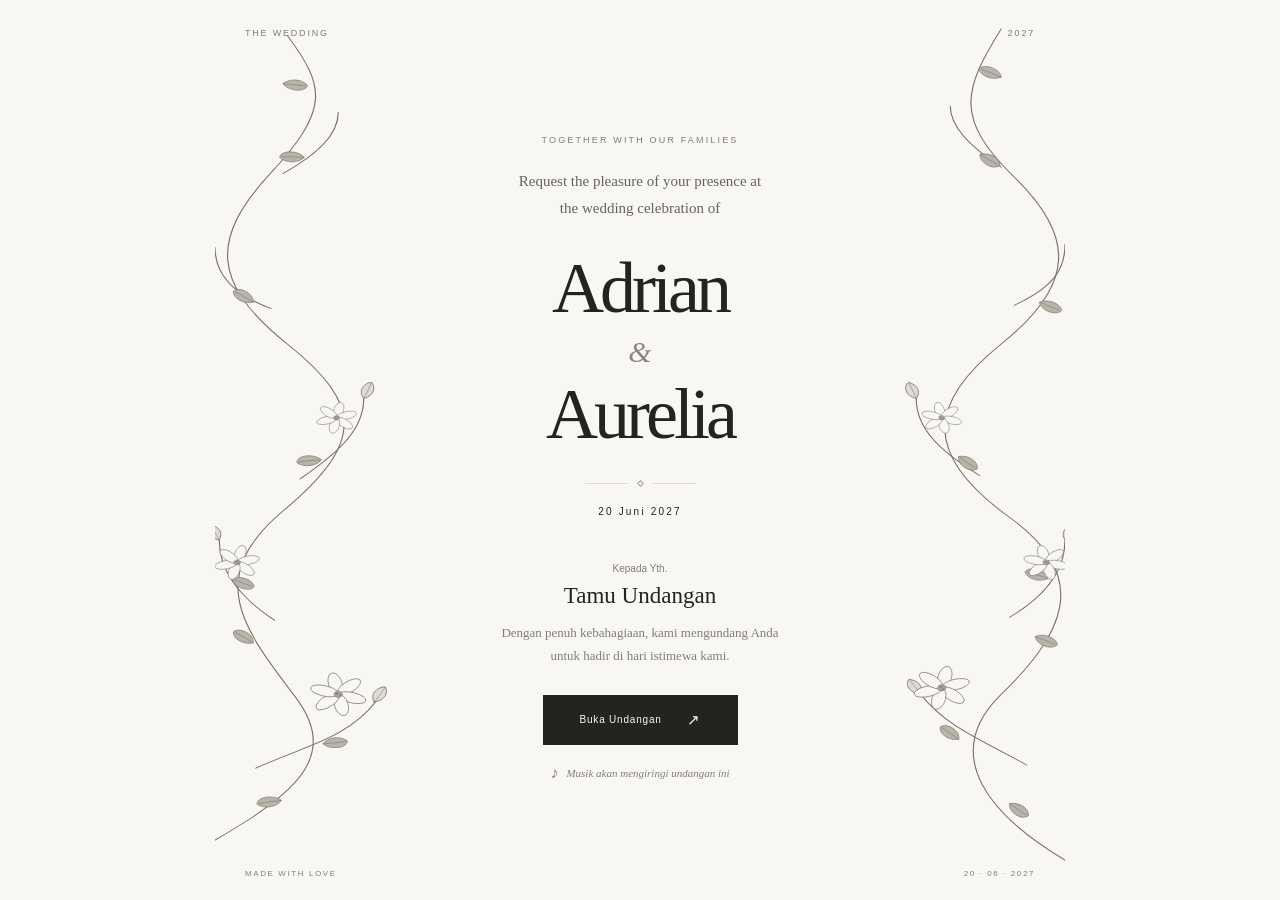
<file: index.html>
<!doctype html>
<html lang="id">
  <head>
    <meta charset="UTF-8" />
    <meta name="viewport" content="width=device-width, initial-scale=1.0" />
    <meta name="theme-color" content="#f8f7f4" />

    <title>The Wedding Invitation</title>

    <link rel="stylesheet" href="css/cover.css" />

    <script src="js/wedding-data.js" defer></script>
    <script src="js/cover.js" defer></script>
  </head>

  <body>
    <main class="cover">
      <!-- Dekorasi botanical: tidak menghalangi klik atau tulisan -->
      <svg class="botanical-frame" viewBox="0 0 1000 1400" preserveAspectRatio="none" aria-hidden="true" focusable="false">
        <defs>
          <!-- Satu bunga dengan kelopak bergaya ilustrasi tinta -->
          <g id="botanical-flower" class="flower-art">
            <g class="petals">
              <ellipse cx="0" cy="-17" rx="8" ry="17" />
              <ellipse cx="0" cy="-17" rx="8" ry="17" transform="rotate(60)" />
              <ellipse cx="0" cy="-17" rx="8" ry="17" transform="rotate(120)" />
              <ellipse cx="0" cy="-17" rx="8" ry="17" transform="rotate(180)" />
              <ellipse cx="0" cy="-17" rx="8" ry="17" transform="rotate(240)" />
              <ellipse cx="0" cy="-17" rx="8" ry="17" transform="rotate(300)" />
            </g>
            <circle class="flower-center" cx="0" cy="0" r="5" />
            <circle class="flower-detail" cx="-1.5" cy="-1.5" r="1.2" />
            <circle class="flower-detail" cx="2" cy="1.5" r="1" />
          </g>

          <!-- Daun kecil pada ranting -->
          <g id="botanical-leaf" class="leaf-art">
            <path d="M0 0 C-3 -12, -23 -19, -28 -8 C-24 3, -9 7, 0 0Z" />
            <path class="leaf-vein" d="M0 0 Q-14 -5 -25 -8" />
          </g>

          <g id="botanical-bud" class="bud-art">
            <path d="M0 0 C-11 -9,-8 -23,0 -27 C8 -20,10 -9,0 0Z" />
            <path class="leaf-vein" d="M0 0 Q1 -12 0 -25" />
          </g>
        </defs>

        <!-- Sisi kiri tumbuh lebih dahulu -->
        <g class="vine vine-left">
          <path
            class="stem"
            d="M-30 1330
         C75 1250, 155 1190, 95 1085
         S-15 900, 80 795
         S175 630, 85 535
         S-5 370, 65 270
         S130 135, 85 55"
          />

          <path
            class="branch"
            d="M48 1195 C105 1160, 155 1150, 190 1090
         M70 965 C25 925, 5 885, 5 840
         M100 745 C150 700, 175 665, 175 620
         M66 480 C15 455, 0 420, 0 385
         M80 270 C120 240, 145 210, 145 175"
          />

          <use href="#botanical-leaf" x="78" y="1245" transform="rotate(-28 78 1245)" />
          <use href="#botanical-leaf" x="127" y="1157" transform="rotate(155 127 1157)" />
          <use href="#botanical-leaf" x="45" y="1000" transform="rotate(20 45 1000)" />
          <use href="#botanical-leaf" x="20" y="900" transform="rotate(190 20 900)" />
          <use href="#botanical-leaf" x="125" y="715" transform="rotate(-25 125 715)" />
          <use href="#botanical-leaf" x="45" y="470" transform="rotate(20 45 470)" />
          <use href="#botanical-leaf" x="105" y="245" transform="rotate(-15 105 245)" />
          <use href="#botanical-leaf" x="80" y="130" transform="rotate(170 80 130)" />

          <use href="#botanical-bud" x="187" y="1092" transform="rotate(30 187 1092)" />
          <use href="#botanical-bud" x="5" y="840" transform="rotate(-25 5 840)" />
          <use href="#botanical-bud" x="175" y="620" transform="rotate(20 175 620)" />

          <g class="bloom bloom-one" transform="translate(145 1080) rotate(-12)">
            <use href="#botanical-flower" />
          </g>
          <g class="bloom bloom-two" transform="translate(26 875) rotate(15) scale(.8)">
            <use href="#botanical-flower" />
          </g>
          <g class="bloom bloom-three" transform="translate(143 650) rotate(12) scale(.72)">
            <use href="#botanical-flower" />
          </g>
        </g>

        <!-- Sisi kanan menyusul setelah sisi kiri -->
        <g class="vine vine-right">
          <path
            class="stem"
            d="M1030 1360
         C900 1270, 855 1170, 925 1080
         S1035 900, 935 805
         S835 630, 925 535
         S1010 365, 940 275
         S880 140, 925 45"
          />

          <path
            class="branch"
            d="M955 1190 C900 1150, 860 1130, 830 1080
         M935 960 C980 925, 1000 885, 1000 840
         M900 740 C850 700, 825 665, 825 620
         M940 475 C990 445, 1000 415, 1000 380
         M925 260 C885 225, 865 195, 865 165"
          />

          <use href="#botanical-leaf" x="935" y="1250" transform="rotate(205 935 1250)" />
          <use href="#botanical-leaf" x="875" y="1150" transform="rotate(25 875 1150)" />
          <use href="#botanical-leaf" x="965" y="990" transform="rotate(190 965 990)" />
          <use href="#botanical-leaf" x="980" y="900" transform="rotate(5 980 900)" />
          <use href="#botanical-leaf" x="875" y="710" transform="rotate(205 875 710)" />
          <use href="#botanical-leaf" x="970" y="470" transform="rotate(190 970 470)" />
          <use href="#botanical-leaf" x="900" y="240" transform="rotate(200 900 240)" />
          <use href="#botanical-leaf" x="925" y="120" transform="rotate(10 925 120)" />

          <use href="#botanical-bud" x="830" y="1080" transform="rotate(-30 830 1080)" />
          <use href="#botanical-bud" x="1000" y="840" transform="rotate(25 1000 840)" />
          <use href="#botanical-bud" x="825" y="620" transform="rotate(-20 825 620)" />

          <g class="bloom bloom-four" transform="translate(855 1070) rotate(12)">
            <use href="#botanical-flower" />
          </g>
          <g class="bloom bloom-five" transform="translate(978 875) rotate(-15) scale(.8)">
            <use href="#botanical-flower" />
          </g>
          <g class="bloom bloom-six" transform="translate(855 650) rotate(-12) scale(.72)">
            <use href="#botanical-flower" />
          </g>
        </g>
      </svg>
      <div class="top-label reveal" style="--delay: 0ms">
        <span>THE WEDDING</span>
        <span id="year">2027</span>
      </div>

      <section class="cover-content">
        <p class="eyebrow reveal" style="--delay: 150ms">Together with our families</p>

        <p class="intro reveal" style="--delay: 300ms">Request the pleasure of your presence at the wedding celebration of</p>

        <div class="couple reveal" style="--delay: 450ms">
          <h1 id="groom">Adrian</h1>
          <span class="ampersand">&amp;</span>
          <h1 id="bride">Aurelia</h1>
        </div>

        <div class="ornament reveal" style="--delay: 600ms">
          <span></span>
        </div>

        <p class="date reveal" id="wedding-date" style="--delay: 700ms">20 JUNI 2027</p>

        <div class="guest reveal" style="--delay: 850ms">
          <p class="guest-label">Kepada Yth.</p>

          <p class="guest-name" id="guest-name">Tamu Undangan</p>

          <p class="guest-description">Dengan penuh kebahagiaan, kami mengundang Anda untuk hadir di hari istimewa kami.</p>
        </div>

        <button class="open-button reveal" id="open-invitation" style="--delay: 1000ms" type="button">
          <span>Buka Undangan</span>
          <span class="arrow" aria-hidden="true">↗</span>
        </button>

        <p class="music-note reveal" style="--delay: 1100ms">
          <span class="music-indicator" aria-hidden="true">♪</span>
          Musik akan mengiringi undangan ini
        </p>
      </section>

      <div class="bottom-label reveal" style="--delay: 500ms">
        <span>MADE WITH LOVE</span>
        <span id="date-short">20 · 06 · 2027</span>
      </div>
      <!-- Musik milikmu sendiri -->
      <audio id="wedding-music" src="assets/music/background.mp3" preload="auto" loop></audio>
    </main>
  </body>
</html>
</file>
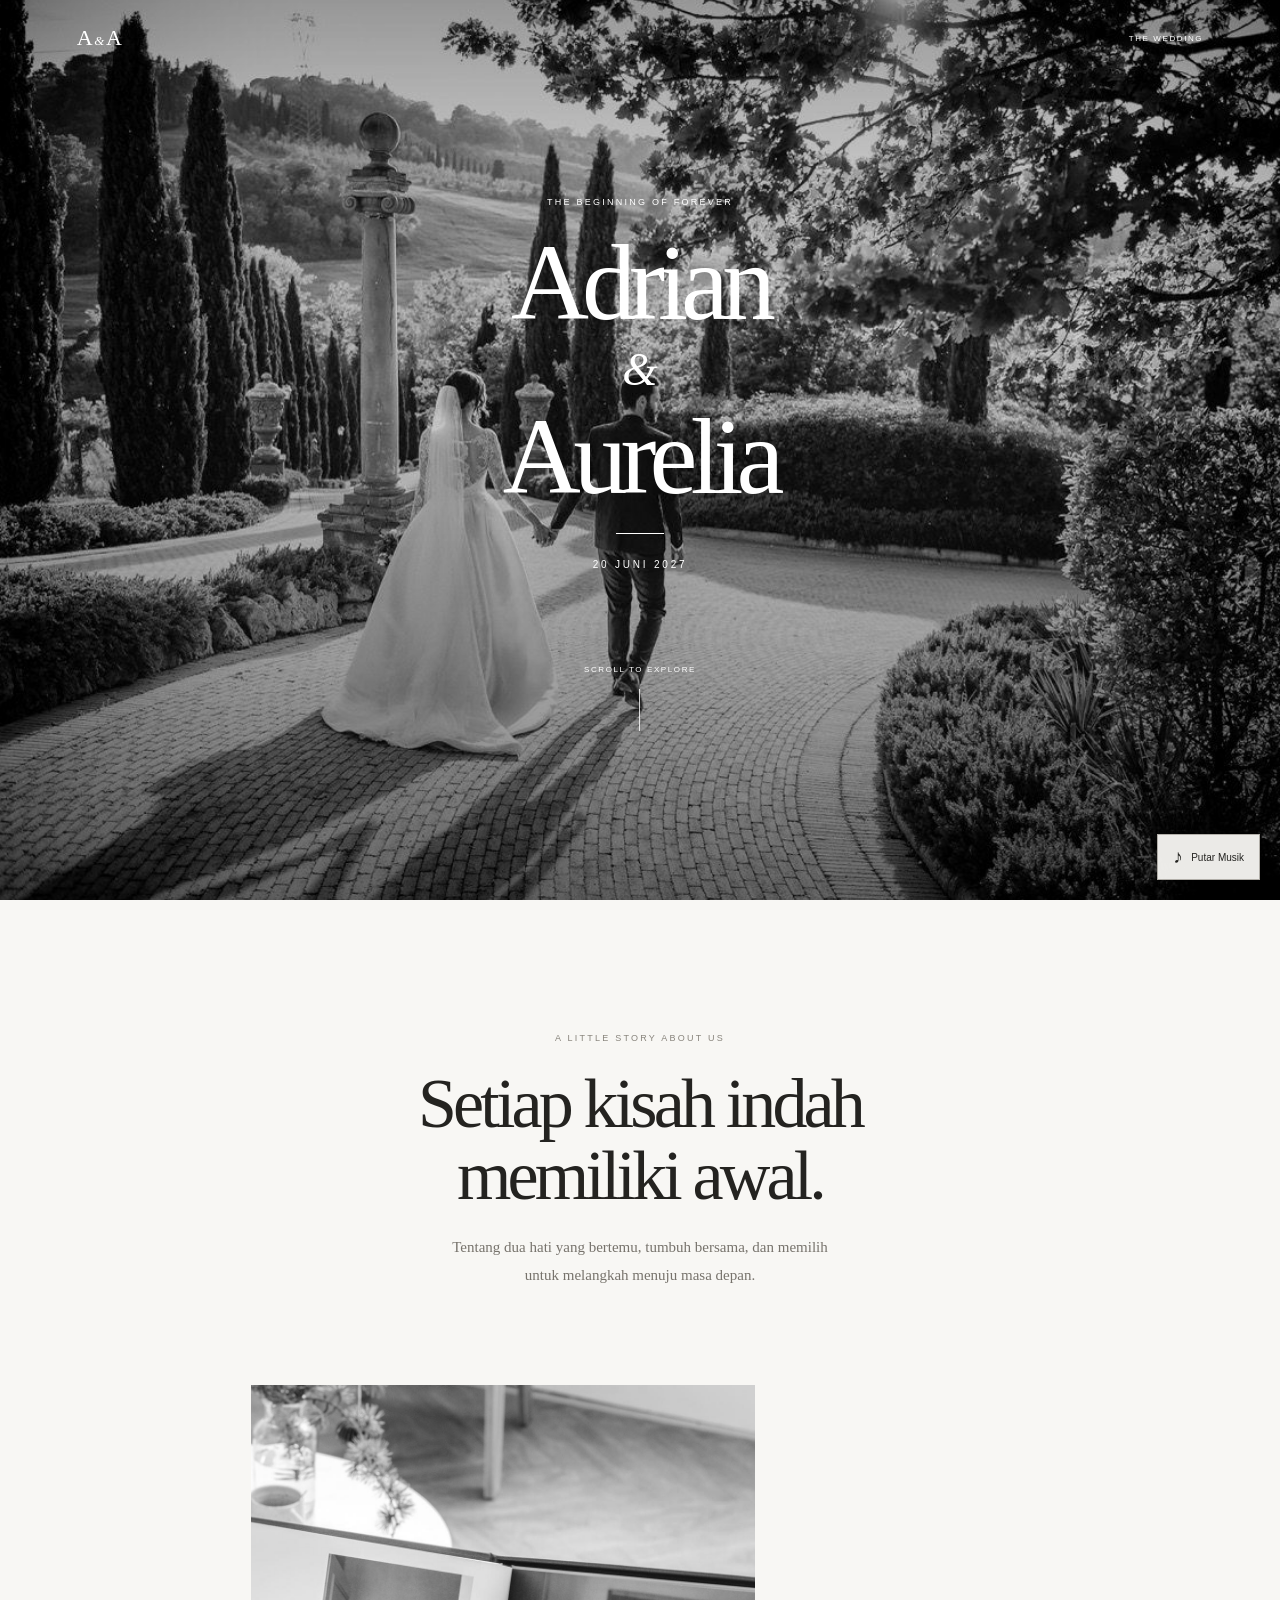
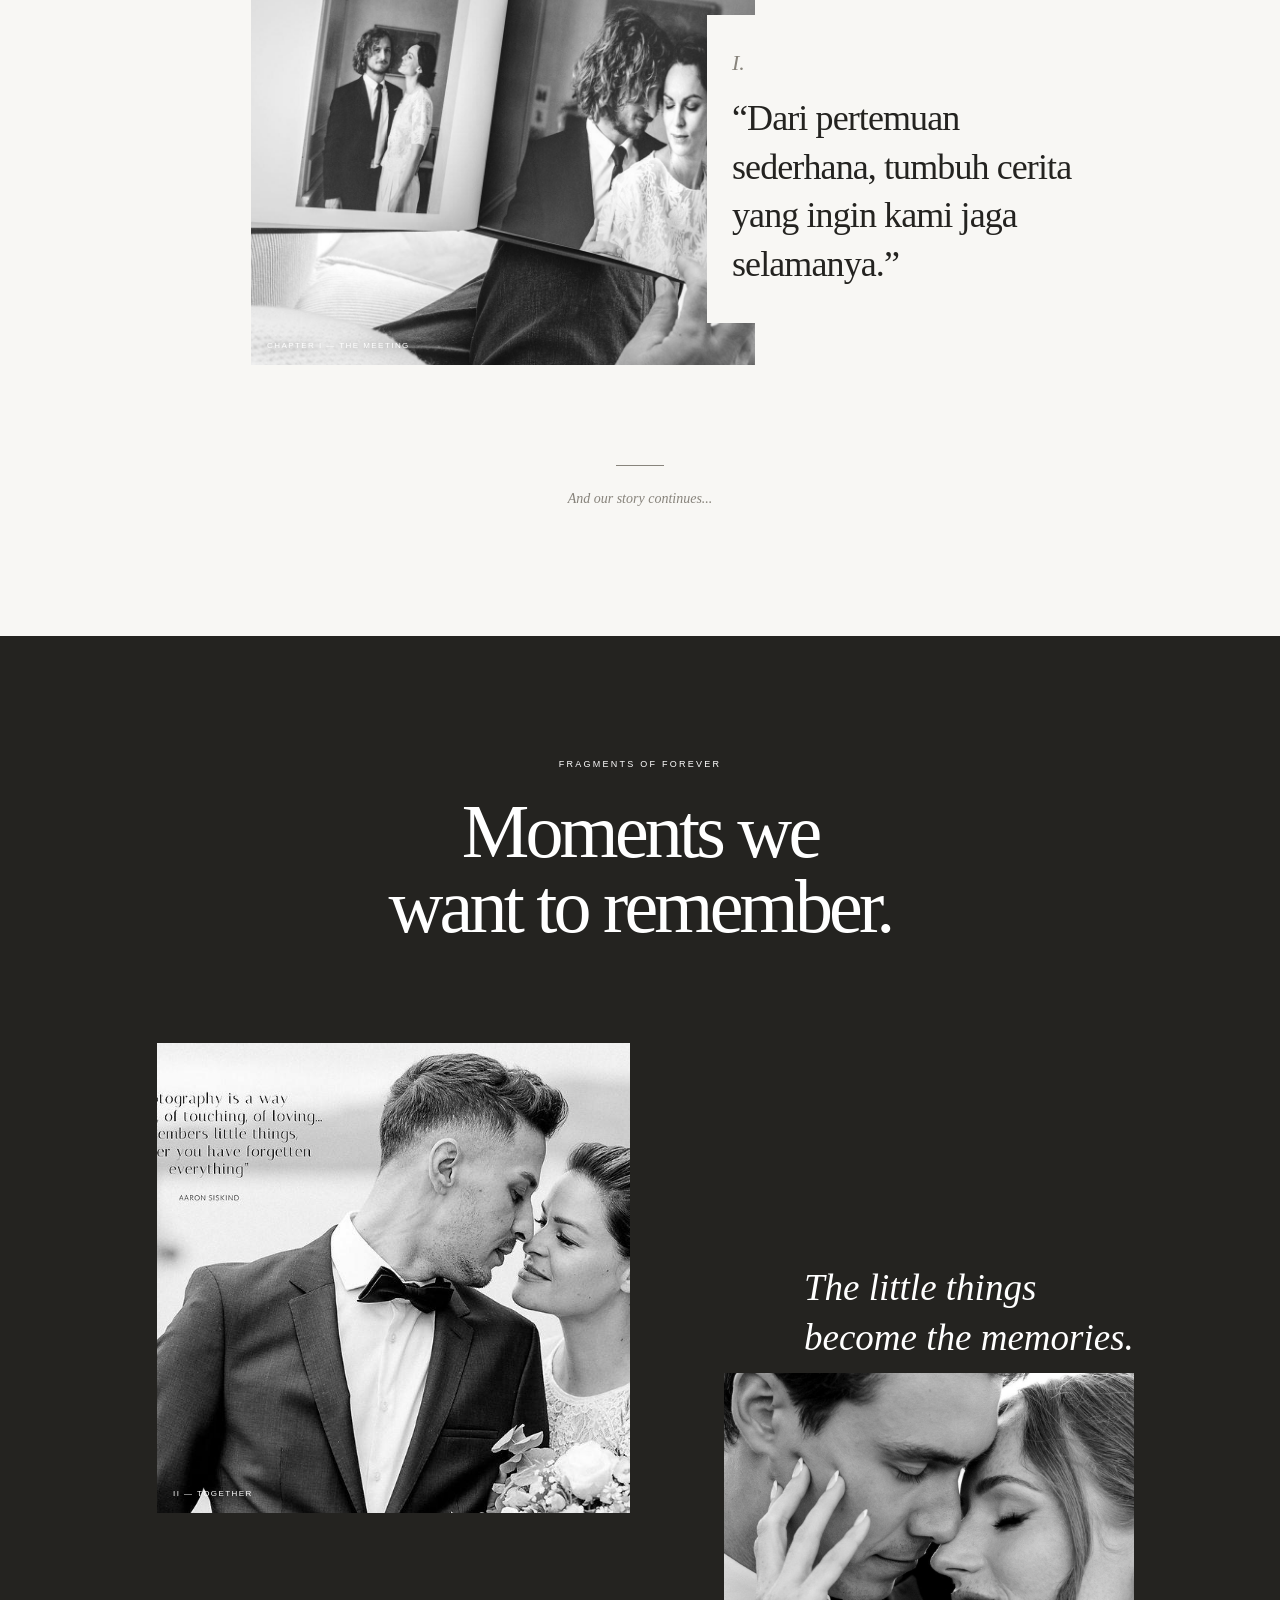
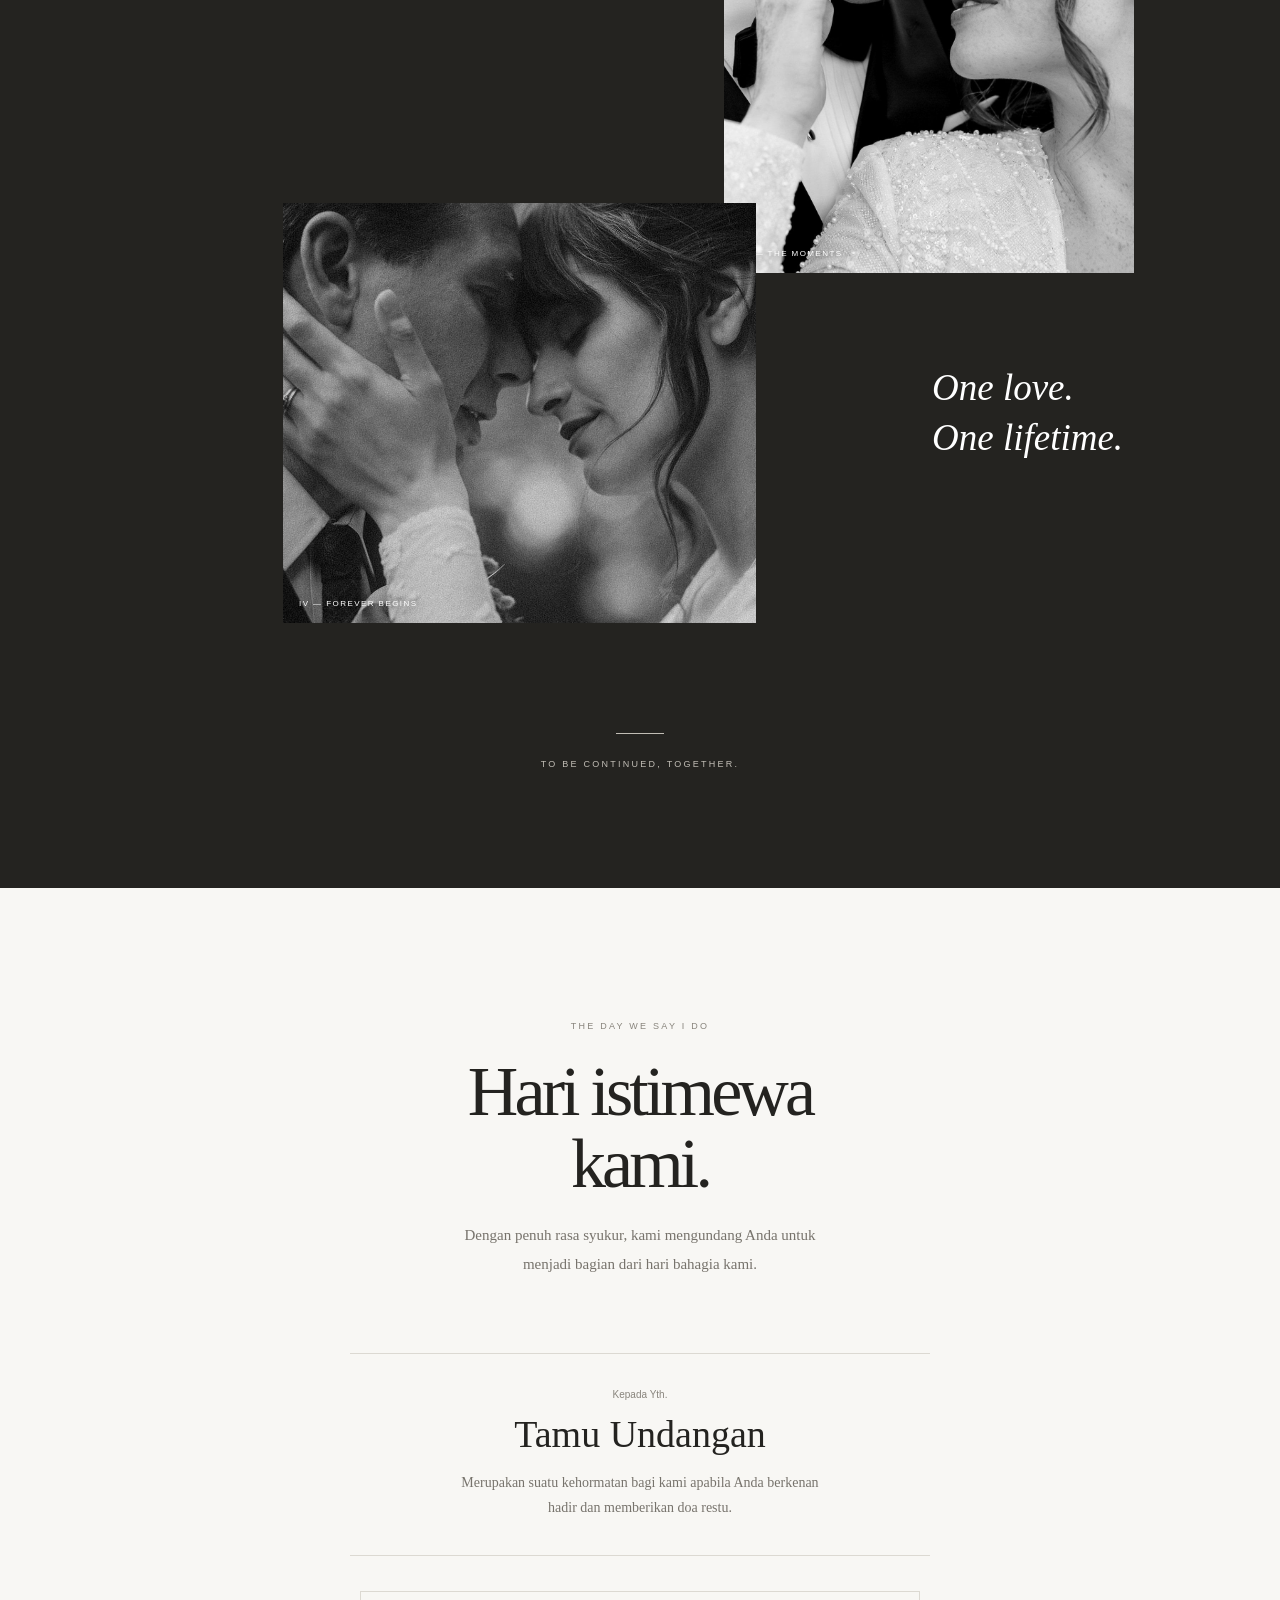
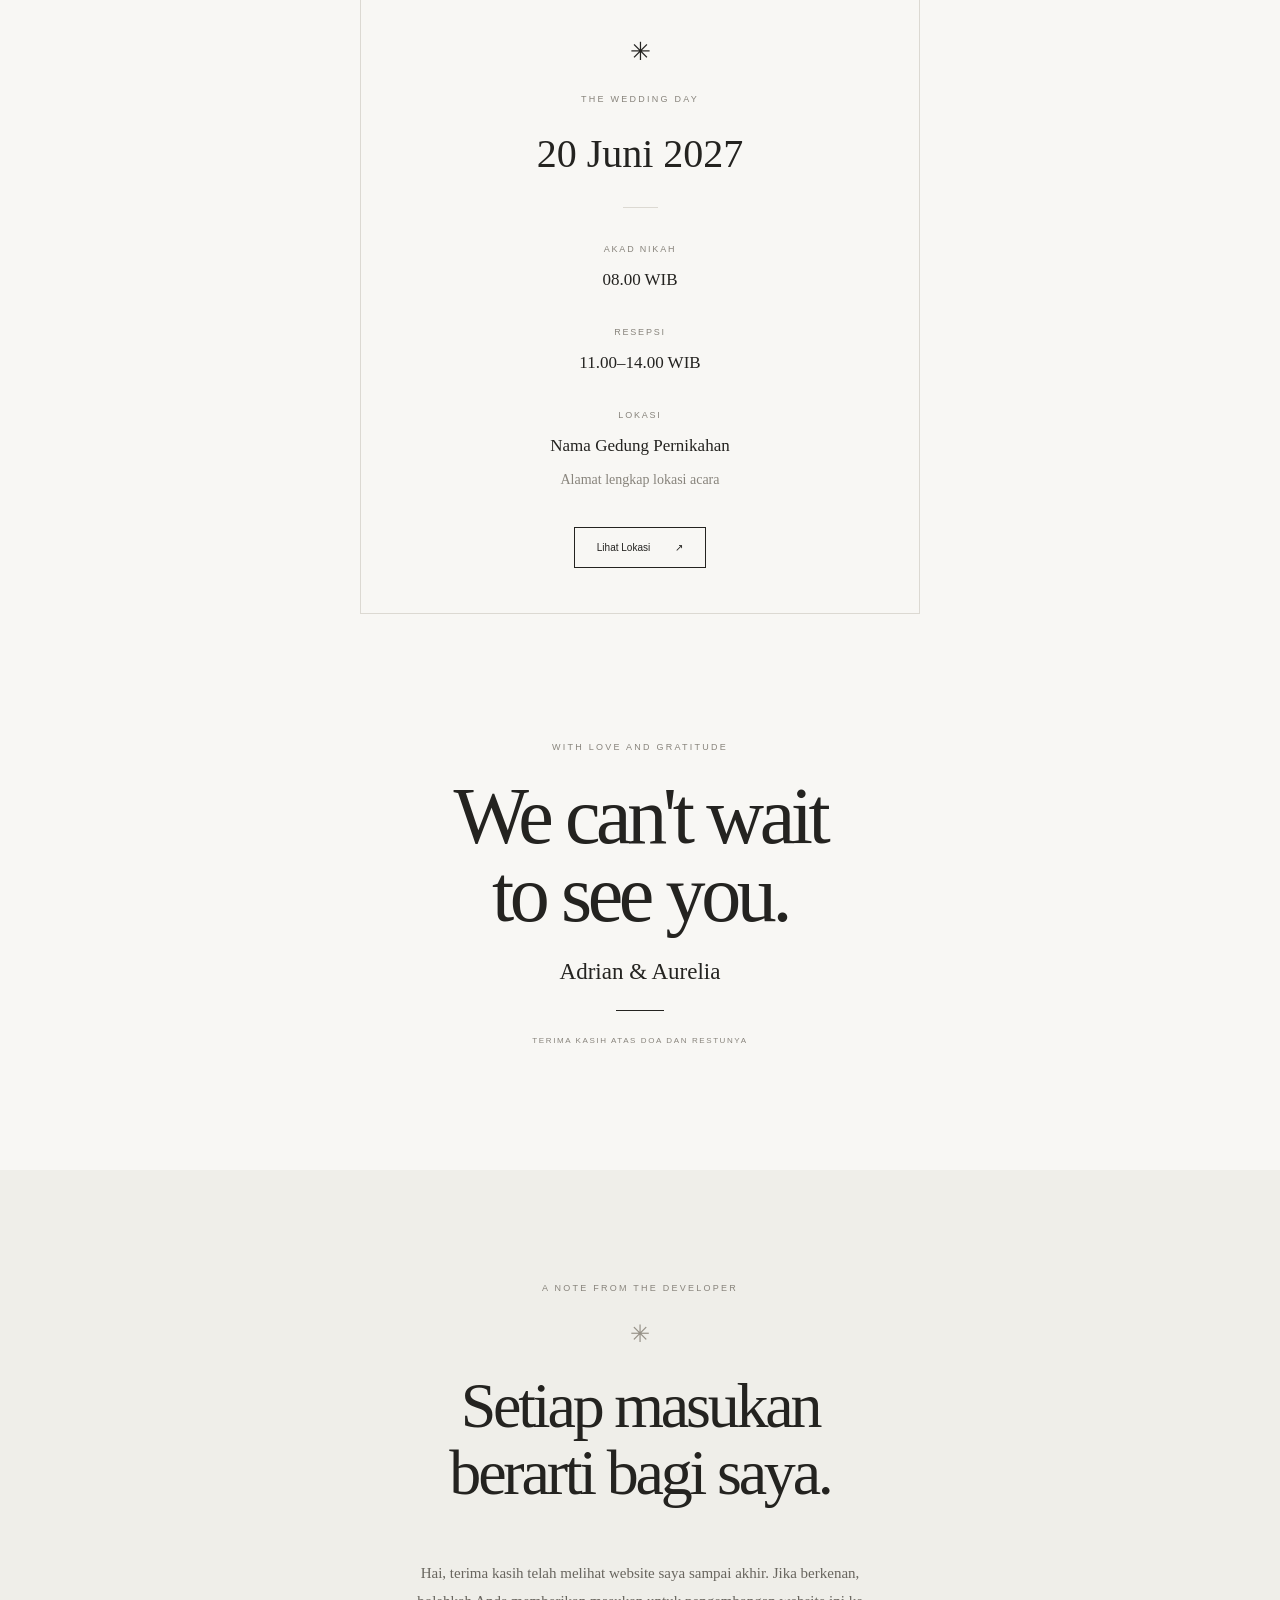
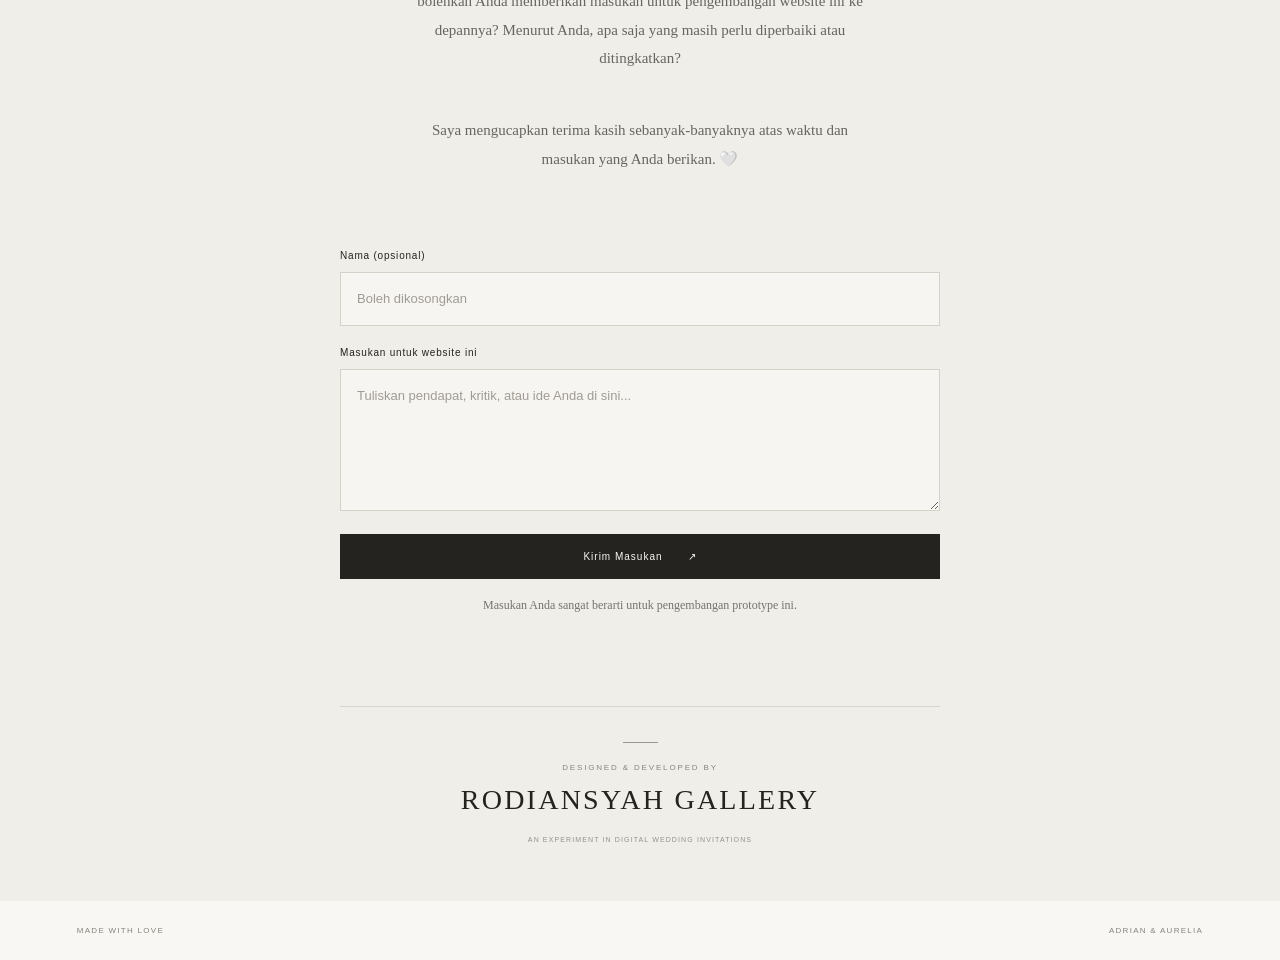
<file: invitation.html>
<!doctype html>
<html lang="id">
  <head>
    <meta charset="UTF-8" />
    <meta name="viewport" content="width=device-width, initial-scale=1" />
    <meta name="theme-color" content="#f8f7f4" />
    <meta name="description" content="Undangan pernikahan dengan cerita dan galeri foto kedua mempelai." />

    <title>The Wedding — Adrian & Aurelia</title>

    <link rel="stylesheet" href="css/invitation.css" />
    <script src="js/wedding-data.js" defer></script>
    <script src="js/invitation.js" defer></script>
  </head>

  <body>
    <!-- Progress scroll -->
    <div class="scroll-progress" aria-hidden="true">
      <span id="scroll-progress-bar"></span>
    </div>

    <!-- Navigasi minimalis -->
    <header class="site-header">
      <a class="brand-mark" href="#home" aria-label="Kembali ke awal undangan"> A <span>&</span> A </a>

      <a class="header-link" href="#details">THE WEDDING</a>
    </header>

    <main>
      <!-- SCENE 1: OPENING -->
      <section class="hero scene" id="home">
        <div class="hero-photo parallax-layer">
          <img src="assets/images/photo-01-cover.jpg" alt="Foto utama kedua mempelai" fetchpriority="high" />
        </div>

        <div class="hero-shade"></div>

        <div class="hero-content reveal">
          <p class="eyebrow">THE BEGINNING OF FOREVER</p>

          <h1>
            <span id="hero-groom">Adrian</span>
            <span class="hero-ampersand">&</span>
            <span id="hero-bride">Aurelia</span>
          </h1>

          <span class="fine-line"></span>

          <p class="hero-date" id="hero-date">20 JUNI 2027</p>

          <a class="scroll-cue" href="#story">
            <span>SCROLL TO EXPLORE</span>
            <span class="scroll-cue-line"></span>
          </a>
        </div>

        <span class="hero-index">01 / 04</span>
      </section>

      <!-- SCENE 2: CERITA -->
      <section class="story section-paper" id="story">
        <div class="story-heading reveal">
          <p class="eyebrow dark-eyebrow">A LITTLE STORY ABOUT US</p>
          <h2>Setiap kisah indah<br />memiliki awal.</h2>
          <p class="section-description">Tentang dua hati yang bertemu, tumbuh bersama, dan memilih untuk melangkah menuju masa depan.</p>
        </div>

        <div class="story-composition">
          <figure class="story-photo parallax-card reveal">
            <img src="assets/images/photo-02-story.jpg" alt="Potret perjalanan kedua mempelai" loading="lazy" />
            <figcaption>CHAPTER I — THE MEETING</figcaption>
          </figure>

          <div class="story-note parallax-text reveal">
            <span class="note-number">I.</span>
            <p>“Dari pertemuan sederhana, tumbuh cerita yang ingin kami jaga selamanya.”</p>
          </div>
        </div>

        <div class="story-closing reveal">
          <span class="fine-line"></span>
          <p>And our story continues...</p>
        </div>
      </section>

      <!-- SCENE 3: GALERI PARALLAX -->
      <section class="gallery" id="gallery">
        <div class="gallery-intro reveal">
          <p class="eyebrow">FRAGMENTS OF FOREVER</p>
          <h2>Moments we<br />want to remember.</h2>
        </div>

        <div class="gallery-stage">
          <figure class="gallery-photo gallery-photo-one parallax-card reveal">
            <img src="assets/images/photo-03-gallery.jpg" alt="Momen kebersamaan kedua mempelai" loading="lazy" />
            <figcaption>II — TOGETHER</figcaption>
          </figure>

          <p class="gallery-quote quote-one parallax-text reveal">The little things<br />become the memories.</p>

          <figure class="gallery-photo gallery-photo-two parallax-card reveal">
            <img src="assets/images/photo-04-gallery.jpg" alt="Potret romantis kedua mempelai" loading="lazy" />
            <figcaption>III — THE MOMENTS</figcaption>
          </figure>

          <figure class="gallery-photo gallery-photo-three parallax-card reveal">
            <img src="assets/images/photo-05-gallery.jpg" alt="Potret pasangan menyambut hari pernikahan" loading="lazy" />
            <figcaption>IV — FOREVER BEGINS</figcaption>
          </figure>

          <p class="gallery-quote quote-two parallax-text reveal">One love.<br />One lifetime.</p>
        </div>

        <div class="gallery-ending reveal">
          <span class="fine-line"></span>
          <p>TO BE CONTINUED, TOGETHER.</p>
        </div>
      </section>

      <!-- SCENE 4: DETAIL PERNIKAHAN -->
      <section class="details section-paper" id="details">
        <div class="details-heading reveal">
          <p class="eyebrow dark-eyebrow">THE DAY WE SAY I DO</p>
          <h2>Hari istimewa<br />kami.</h2>
          <p class="section-description">Dengan penuh rasa syukur, kami mengundang Anda untuk menjadi bagian dari hari bahagia kami.</p>
        </div>

        <div class="guest-card reveal">
          <p class="guest-label">Kepada Yth.</p>
          <h3 id="invitation-guest">Tamu Undangan</h3>
          <p>Merupakan suatu kehormatan bagi kami apabila Anda berkenan hadir dan memberikan doa restu.</p>
        </div>

        <div class="event-card reveal">
          <span class="event-symbol" aria-hidden="true">✳</span>
          <p class="eyebrow dark-eyebrow">THE WEDDING DAY</p>
          <h3 id="event-date">20 Juni 2027</h3>

          <div class="event-divider"></div>

          <div class="event-item">
            <span>AKAD NIKAH</span>
            <p id="akad-time">08.00 WIB — sesuaikan</p>
          </div>

          <div class="event-item">
            <span>RESEPSI</span>
            <p id="reception-time">11.00 WIB — sesuaikan</p>
          </div>

          <div class="event-item">
            <span>LOKASI</span>
            <p id="event-location">Nama gedung atau lokasi acara</p>
            <p class="event-address" id="event-address">Alamat lengkap lokasi acara</p>
          </div>

          <a class="outline-button" id="maps-link" href="#details" target="_blank" rel="noopener noreferrer"> Lihat Lokasi <span aria-hidden="true">↗</span> </a>
        </div>

        <div class="closing-note reveal">
          <p class="eyebrow dark-eyebrow">WITH LOVE AND GRATITUDE</p>
          <h2>We can't wait<br />to see you.</h2>
          <p id="closing-names">Adrian & Aurelia</p>
          <span class="fine-line"></span>
          <p class="closing-small">TERIMA KASIH ATAS DOA DAN RESTUNYA</p>
        </div>
      </section>
    </main>
    <!-- SECTION: PROTOTYPE FEEDBACK -->
    <section class="feedback-section" id="feedback">
      <div class="feedback-inner">
        <p class="eyebrow dark-eyebrow">A NOTE FROM THE DEVELOPER</p>

        <span class="feedback-ornament" aria-hidden="true">✳</span>

        <h2>Setiap masukan<br />berarti bagi saya.</h2>

        <p class="feedback-message">
          Hai, terima kasih telah melihat website saya sampai akhir. Jika berkenan, bolehkah Anda memberikan masukan untuk pengembangan website ini ke depannya? Menurut Anda, apa saja yang masih perlu diperbaiki atau ditingkatkan?

          <span> Saya mengucapkan terima kasih sebanyak-banyaknya atas waktu dan masukan yang Anda berikan. 🤍 </span>
        </p>

        <form class="feedback-form" id="feedback-form">
          <label for="feedback-name">Nama (opsional)</label>
          <input type="text" id="feedback-name" name="name" placeholder="Boleh dikosongkan" maxlength="80" />

          <label for="feedback-message">Masukan untuk website ini</label>
          <textarea id="feedback-message" name="message" rows="5" minlength="5" maxlength="2000" placeholder="Tuliskan pendapat, kritik, atau ide Anda di sini..." required></textarea>

          <button type="submit" class="feedback-submit">Kirim Masukan <span aria-hidden="true">↗</span></button>

          <p class="feedback-status" id="feedback-status" role="status">Masukan Anda sangat berarti untuk pengembangan prototype ini.</p>
        </form>

        <div class="developer-credit">
          <span class="credit-line"></span>
          <p>DESIGNED & DEVELOPED BY</p>
          <h3>RODIANSYAH GALLERY</h3>
          <span class="credit-caption">AN EXPERIMENT IN DIGITAL WEDDING INVITATIONS</span>
        </div>
      </div>
    </section>
    <footer class="site-footer">
      <span>MADE WITH LOVE</span>
      <span>ADRIAN & AURELIA</span>
    </footer>

    <!-- Kontrol musik yang tetap terlihat ketika scroll -->
    <button class="music-toggle" id="music-toggle" type="button" aria-label="Putar musik" aria-pressed="false">
      <span class="music-icon" aria-hidden="true">♪</span>
      <span id="music-status">Putar Musik</span>
    </button>

    <audio id="page-music" src="assets/music/background.mp3" preload="auto" loop></audio>
  </body>
</html>
</file>
<file: css/cover.css>
:root {
  --paper: #f8f7f4;
  --ink: #242320;
  --muted: #817e77;
  --line: #dcd9d2;

  --serif: 'Baskerville', 'Palatino Linotype', 'Book Antiqua', Georgia, serif;

  --sans: 'Helvetica Neue', Arial, sans-serif;
}

* {
  box-sizing: border-box;
}

html {
  background: var(--paper);
}

body {
  margin: 0;
  background: var(--paper);
  color: var(--ink);
  font-family: var(--sans);
}

.cover {
  position: relative;
  min-height: 100svh;
  max-width: 850px;
  margin: 0 auto;
  padding: 28px 30px 22px;

  display: flex;
  flex-direction: column;
  justify-content: space-between;

  opacity: 1;
  transition:
    opacity 500ms ease,
    transform 500ms ease;
}

/* Transisi saat undangan dibuka */
.cover.is-leaving {
  opacity: 0;
  transform: translateY(-10px);
  pointer-events: none;
}

/* Animasi muncul bertahap */
.reveal {
  opacity: 0;
  transform: translateY(15px);

  animation: reveal-up 900ms cubic-bezier(0.2, 0.7, 0.2, 1) forwards;

  animation-delay: var(--delay, 0ms);
}

@keyframes reveal-up {
  to {
    opacity: 1;
    transform: translateY(0);
  }
}

.top-label,
.bottom-label {
  display: flex;
  justify-content: space-between;
  gap: 16px;

  color: var(--muted);
  font-size: 9px;
  letter-spacing: 0.2em;
}

.cover-content {
  width: 100%;
  max-width: 480px;
  margin: auto;
  padding: 65px 0 55px;
  text-align: center;
}

.eyebrow {
  margin: 0 0 23px;

  color: var(--muted);
  font-size: 9px;
  letter-spacing: 0.24em;
  text-transform: uppercase;
}

.intro {
  max-width: 260px;
  margin: 0 auto 30px;

  color: #66635d;
  font-family: var(--serif);
  font-size: 15px;
  line-height: 1.8;
}

.couple h1 {
  margin: 0;

  font-family: var(--serif);
  font-size: clamp(43px, 9vw, 72px);
  font-weight: 400;
  line-height: 1.02;
  letter-spacing: -0.055em;
}

.ampersand {
  display: block;
  margin: 9px 0;

  color: #8b877f;
  font-family: var(--serif);
  font-size: 30px;
  font-style: italic;
}

.ornament {
  display: flex;
  justify-content: center;
  align-items: center;
  margin: 30px auto 20px;
}

.ornament::before,
.ornament::after {
  content: '';
  width: 43px;
  height: 1px;
  background: var(--line);
}

.ornament span {
  width: 5px;
  height: 5px;
  margin: 0 10px;

  border: 1px solid #a7a299;
  transform: rotate(45deg);
}

.date {
  margin: 0;

  font-size: 10px;
  letter-spacing: 0.22em;
}

.guest {
  max-width: 330px;
  margin: 46px auto 27px;
}

.guest-label {
  margin: 0 0 9px;

  color: var(--muted);
  font-size: 10px;
}

.guest-name {
  margin: 0;

  font-family: var(--serif);
  font-size: 23px;
  overflow-wrap: anywhere;
}

.guest-description {
  margin: 12px auto 0;
  max-width: 280px;

  color: var(--muted);
  font-family: var(--serif);
  font-size: 13px;
  line-height: 1.8;
}

.open-button {
  display: inline-flex;
  align-items: center;
  justify-content: center;
  gap: 25px;

  min-width: 195px;
  padding: 15px 20px;

  border: 1px solid var(--ink);
  background: var(--ink);
  color: var(--paper);

  font: inherit;
  font-size: 10px;
  letter-spacing: 0.08em;

  cursor: pointer;

  transition:
    background 250ms ease,
    color 250ms ease,
    transform 250ms ease;
}

.open-button:hover {
  background: transparent;
  color: var(--ink);
}

.open-button:active {
  transform: scale(0.98);
}

.open-button:focus-visible {
  outline: 2px solid var(--ink);
  outline-offset: 4px;
}

.open-button:disabled {
  cursor: wait;
}

.arrow {
  font-size: 15px;
}

.music-note {
  display: flex;
  justify-content: center;
  align-items: center;
  gap: 8px;

  margin: 19px 0 0;

  color: var(--muted);
  font-family: var(--serif);
  font-size: 11px;
  font-style: italic;
}

.music-indicator {
  font-size: 16px;
}

.bottom-label {
  font-size: 8px;
}

@media (max-width: 480px) {
  .cover {
    padding: 23px 22px 18px;
  }

  .cover-content {
    padding: 45px 0;
  }

  .guest {
    margin-top: 36px;
  }

  .top-label,
  .bottom-label {
    font-size: 8px;
  }
}

/* Menghormati preferensi aksesibilitas */
@media (prefers-reduced-motion: reduce) {
  .reveal {
    animation: none;
    opacity: 1;
    transform: none;
  }

  .cover,
  .open-button {
    transition: none;
  }
}

/* =========================================
   ANIMASI BOTANICAL — HALAMAN COVER
   ========================================= */

.botanical-frame {
  position: absolute;
  inset: 0;
  width: 100%;
  height: 100%;
  z-index: 0;
  overflow: hidden;
  pointer-events: none;
  color: #77736b;
}

/* Semua tulisan dan tombol berada di atas dekorasi */
.cover > :not(.botanical-frame) {
  position: relative;
  z-index: 1;
}

/* Tampilan awal ranting */
.botanical-frame .stem,
.botanical-frame .branch {
  fill: none;
  stroke: currentColor;
  stroke-width: 1.35;
  stroke-linecap: round;
  stroke-linejoin: round;
  stroke-dasharray: 2200;
  stroke-dashoffset: 2200;
}

/* Tali utama tumbuh dari kiri terlebih dahulu */
.vine-left .stem {
  animation: draw-vine 3.2s ease-out 0.3s forwards;
}

.vine-left .branch {
  animation: draw-vine 2s ease-out 1.5s forwards;
}

/* Sisi kanan baru mulai setelah sisi kiri */
.vine-right .stem {
  animation: draw-vine 3.2s ease-out 3.1s forwards;
}

.vine-right .branch {
  animation: draw-vine 2s ease-out 4.3s forwards;
}

/* Daun muncul mengikuti pertumbuhan ranting */
.leaf-art {
  fill: #b8b4aa;
  stroke: #77736b;
  stroke-width: 0.8;
  opacity: 0;
  animation: leaf-appear 900ms ease-out forwards;
}

.leaf-vein {
  fill: none;
  stroke: #77736b;
  stroke-width: 0.65;
  stroke-linecap: round;
}

/* Penundaan daun sisi kiri */
.vine-left .leaf-art:nth-of-type(1) {
  animation-delay: 1.2s;
}
.vine-left .leaf-art:nth-of-type(2) {
  animation-delay: 1.5s;
}
.vine-left .leaf-art:nth-of-type(3) {
  animation-delay: 1.8s;
}
.vine-left .leaf-art:nth-of-type(4) {
  animation-delay: 2.1s;
}
.vine-left .leaf-art:nth-of-type(5) {
  animation-delay: 2.4s;
}
.vine-left .leaf-art:nth-of-type(6) {
  animation-delay: 2.7s;
}
.vine-left .leaf-art:nth-of-type(7) {
  animation-delay: 3s;
}
.vine-left .leaf-art:nth-of-type(8) {
  animation-delay: 3.2s;
}

/* Penundaan daun sisi kanan */
.vine-right .leaf-art:nth-of-type(1) {
  animation-delay: 4s;
}
.vine-right .leaf-art:nth-of-type(2) {
  animation-delay: 4.3s;
}
.vine-right .leaf-art:nth-of-type(3) {
  animation-delay: 4.6s;
}
.vine-right .leaf-art:nth-of-type(4) {
  animation-delay: 4.9s;
}
.vine-right .leaf-art:nth-of-type(5) {
  animation-delay: 5.2s;
}
.vine-right .leaf-art:nth-of-type(6) {
  animation-delay: 5.5s;
}
.vine-right .leaf-art:nth-of-type(7) {
  animation-delay: 5.8s;
}
.vine-right .leaf-art:nth-of-type(8) {
  animation-delay: 6s;
}

/* Kuncup */
.bud-art {
  fill: #dedbd3;
  stroke: #77736b;
  stroke-width: 1;
  opacity: 0;
  animation: leaf-appear 800ms ease-out forwards;
}

.vine-left .bud-art:nth-of-type(9) {
  animation-delay: 2.2s;
}
.vine-left .bud-art:nth-of-type(10) {
  animation-delay: 2.6s;
}
.vine-left .bud-art:nth-of-type(11) {
  animation-delay: 3s;
}

.vine-right .bud-art:nth-of-type(9) {
  animation-delay: 5s;
}
.vine-right .bud-art:nth-of-type(10) {
  animation-delay: 5.4s;
}
.vine-right .bud-art:nth-of-type(11) {
  animation-delay: 5.8s;
}

/* Bunga mekar secara bertahap */
.flower-art {
  fill: #f8f7f4;
  stroke: #77736b;
  stroke-width: 0.9;
  stroke-linejoin: round;
}

.flower-center {
  fill: #a6a196;
  stroke-width: 0.5;
}

.flower-detail {
  fill: #77736b;
  stroke: none;
}

.bloom {
  opacity: 0;
  transform-box: fill-box;
  transform-origin: center;
  animation: flower-bloom 1.1s cubic-bezier(0.2, 0.7, 0.2, 1) forwards;
}

.bloom-one {
  animation-delay: 2.8s;
}
.bloom-two {
  animation-delay: 3.3s;
}
.bloom-three {
  animation-delay: 3.7s;
}
.bloom-four {
  animation-delay: 5.5s;
}
.bloom-five {
  animation-delay: 6s;
}
.bloom-six {
  animation-delay: 6.4s;
}

/* Animasi utama */
@keyframes draw-vine {
  to {
    stroke-dashoffset: 0;
  }
}

@keyframes leaf-appear {
  from {
    opacity: 0;
  }
  to {
    opacity: 1;
  }
}

@keyframes flower-bloom {
  0% {
    opacity: 0;
    scale: 0.35;
  }
  70% {
    opacity: 1;
    scale: 1.08;
  }
  100% {
    opacity: 1;
    scale: 1;
  }
}

/* Gerakan sangat halus setelah bunga mekar */
@media (prefers-reduced-motion: no-preference) {
  .bloom {
    animation-name: flower-bloom, flower-sway;
    animation-duration: 1.1s, 5s;
    animation-timing-function: cubic-bezier(0.2, 0.7, 0.2, 1), ease-in-out;
    animation-iteration-count: 1, infinite;
    animation-fill-mode: forwards, both;
  }

  @keyframes flower-sway {
    0%,
    100% {
      translate: 0 0;
    }
    50% {
      translate: 0 -2px;
    }
  }
}

/* HP: bunga lebih kecil dan tetap di sisi layar */
@media (max-width: 600px) {
  .botanical-frame {
    opacity: 0.8;
  }

  .botanical-frame .stem,
  .botanical-frame .branch {
    stroke-width: 1.7;
  }

  .vine-left {
    transform: translateX(-20px) scale(0.92);
    transform-origin: left center;
  }

  .vine-right {
    transform: translateX(20px) scale(0.92);
    transform-origin: right center;
  }
}

/* Jika pengunjung memilih pengurangan gerakan */
@media (prefers-reduced-motion: reduce) {
  .botanical-frame .stem,
  .botanical-frame .branch {
    stroke-dashoffset: 0;
    animation: none;
  }

  .leaf-art,
  .bud-art,
  .bloom {
    opacity: 1;
    animation: none;
    scale: 1;
    translate: none;
  }
}

/* Animasi dimulai saat halaman siap */
.botanical-frame:not(.botanical-ready) .stem,
.botanical-frame:not(.botanical-ready) .branch {
  animation-play-state: paused;
}

.botanical-frame:not(.botanical-ready) .leaf-art,
.botanical-frame:not(.botanical-ready) .bud-art,
.botanical-frame:not(.botanical-ready) .bloom {
  animation-play-state: paused;
}
</file>
<file: css/invitation.css>
:root {
  --paper: #f8f7f4;
  --ink: #242320;
  --muted: #88847c;
  --line: #dcd9d2;
  --serif: 'Baskerville', 'Palatino Linotype', Georgia, serif;
  --sans: 'Helvetica Neue', Arial, sans-serif;
}

* {
  box-sizing: border-box;
}

html {
  scroll-behavior: smooth;
  scroll-padding-top: 70px;
  background: var(--paper);
}

body {
  margin: 0;
  color: var(--ink);
  background: var(--paper);
  font-family: var(--sans);
  -webkit-font-smoothing: antialiased;
}

body,
button,
a {
  -webkit-tap-highlight-color: transparent;
}

a {
  color: inherit;
  text-decoration: none;
}

img {
  display: block;
  width: 100%;
  height: 100%;
  object-fit: cover;
}

figure {
  margin: 0;
}

section {
  position: relative;
  overflow: clip;
}

h1,
h2,
h3,
p {
  margin-top: 0;
}

h2,
h3 {
  font-family: var(--serif);
  font-weight: 400;
}

.eyebrow {
  margin-bottom: 22px;
  font-size: 9px;
  line-height: 1.8;
  letter-spacing: 0.25em;
  text-transform: uppercase;
}

.dark-eyebrow {
  color: var(--muted);
}

.fine-line {
  display: block;
  width: 48px;
  height: 1px;
  margin: 25px auto;
  background: currentColor;
}

/* Progress bar */
.scroll-progress {
  position: fixed;
  z-index: 100;
  inset: 0 0 auto;
  height: 2px;
  background: transparent;
  pointer-events: none;
}

#scroll-progress-bar {
  display: block;
  width: 0%;
  height: 100%;
  background: #9c978d;
}

/* Header */
.site-header {
  position: absolute;
  z-index: 20;
  top: 0;
  left: 0;
  display: flex;
  width: 100%;
  align-items: center;
  justify-content: space-between;
  padding: 25px 6%;
  color: white;
}

.brand-mark {
  font-family: var(--serif);
  font-size: 22px;
  letter-spacing: -0.06em;
}

.brand-mark span {
  font-size: 13px;
  font-style: italic;
}

.header-link {
  font-size: 8px;
  letter-spacing: 0.2em;
}

/* Scene 1 — Opening */
.hero {
  min-height: 100svh;
  min-height: 100vh;
  display: grid;
  place-items: center;
  color: white;
  background: #292825;
  isolation: isolate;
}

.hero-photo,
.hero-shade {
  position: absolute;
  inset: 0;
  overflow: hidden;
}

.hero-photo {
  z-index: -2;
  will-change: transform;
}

.hero-photo img {
  filter: grayscale(100%);
  transform: scale(1.08);
  animation: hero-drift 18s ease-in-out infinite alternate;
}

.hero-shade {
  z-index: -1;
  background: linear-gradient(180deg, rgba(0, 0, 0, 0.32), rgba(0, 0, 0, 0.14) 35%, rgba(0, 0, 0, 0.5));
}

.hero-content {
  width: min(90%, 650px);
  padding: 100px 0 75px;
  text-align: center;
}

.hero-content h1 {
  margin: 0;
  font-family: var(--serif);
  font-size: clamp(58px, 11vw, 108px);
  font-weight: 400;
  line-height: 0.94;
  letter-spacing: -0.065em;
}

.hero-content h1 span {
  display: block;
}

.hero-content .hero-ampersand {
  margin: 15px 0;
  font-size: 0.42em;
  font-style: italic;
  letter-spacing: 0;
}

.hero-date {
  margin: 0;
  font-size: 10px;
  letter-spacing: 0.28em;
}

.scroll-cue {
  display: inline-flex;
  flex-direction: column;
  align-items: center;
  gap: 15px;
  margin-top: 95px;
  font-size: 8px;
  letter-spacing: 0.2em;
}

.scroll-cue-line {
  width: 1px;
  height: 42px;
  background: rgba(255, 255, 255, 0.8);
  transform-origin: top;
  animation: cue-line 2s ease-in-out infinite;
}

.hero-index {
  position: absolute;
  right: 6%;
  bottom: 30px;
  font-size: 8px;
  letter-spacing: 0.18em;
}

/* Scene 2 — Story */
.section-paper {
  background: var(--paper);
}

.story {
  padding: 130px 8% 115px;
}

.story-heading,
.details-heading {
  max-width: 540px;
  margin: 0 auto;
  text-align: center;
}

.story-heading h2,
.details-heading h2 {
  margin-bottom: 22px;
  font-size: clamp(43px, 7vw, 70px);
  line-height: 1.02;
  letter-spacing: -0.055em;
}

.section-description {
  max-width: 390px;
  margin: 0 auto;
  color: #77736c;
  font-family: var(--serif);
  font-size: 15px;
  line-height: 1.9;
}

.story-composition {
  position: relative;
  width: min(100%, 950px);
  min-height: 650px;
  margin: 95px auto 0;
}

.story-photo {
  position: absolute;
  top: 0;
  left: 9%;
  width: 53%;
  height: 580px;
  overflow: hidden;
  background: #e4e1da;
}

.story-photo img,
.gallery-photo img {
  filter: grayscale(100%);
  transition:
    filter 700ms ease,
    transform 1.2s ease;
}

.story-photo:hover img,
.gallery-photo:hover img {
  filter: grayscale(75%);
  transform: scale(1.035);
}

.story-photo figcaption,
.gallery-photo figcaption {
  position: absolute;
  bottom: 15px;
  left: 16px;
  z-index: 2;
  color: white;
  font-size: 8px;
  letter-spacing: 0.18em;
  text-shadow: 0 1px 8px rgba(0, 0, 0, 0.5);
}

.story-note {
  position: absolute;
  z-index: 2;
  top: 230px;
  right: 0;
  width: 43%;
  padding: 35px 25px;
  background: var(--paper);
}

.note-number {
  display: block;
  margin-bottom: 18px;
  color: var(--muted);
  font-family: var(--serif);
  font-size: 22px;
  font-style: italic;
}

.story-note p {
  margin: 0;
  font-family: var(--serif);
  font-size: clamp(23px, 3.5vw, 36px);
  line-height: 1.35;
  letter-spacing: -0.025em;
}

.story-closing {
  margin-top: 30px;
  color: var(--muted);
  font-family: var(--serif);
  font-size: 14px;
  font-style: italic;
  text-align: center;
}

/* Scene 3 — Gallery */
.gallery {
  padding: 120px 7% 110px;
  color: white;
  background: #242320;
}

.gallery-intro {
  width: min(100%, 850px);
  margin: 0 auto 100px;
  text-align: center;
}

.gallery-intro h2 {
  margin: 0;
  font-size: clamp(45px, 7vw, 76px);
  line-height: 0.98;
  letter-spacing: -0.05em;
}

.gallery-stage {
  position: relative;
  width: min(100%, 1050px);
  min-height: 1250px;
  margin: 0 auto;
}

.gallery-photo {
  position: absolute;
  overflow: hidden;
  background: #393833;
}

.gallery-photo-one {
  top: 0;
  left: 4%;
  width: 45%;
  height: 470px;
}

.gallery-photo-two {
  top: 330px;
  right: 3%;
  width: 39%;
  height: 500px;
}

.gallery-photo-three {
  top: 760px;
  left: 16%;
  width: 45%;
  height: 420px;
}

.gallery-quote {
  position: absolute;
  z-index: 2;
  margin: 0;
  font-family: var(--serif);
  font-size: clamp(23px, 3vw, 37px);
  font-style: italic;
  line-height: 1.35;
}

.quote-one {
  top: 220px;
  right: 3%;
}

.quote-two {
  top: 920px;
  right: 4%;
}

.gallery-ending {
  margin-top: 40px;
  color: #c1bdb5;
  font-size: 9px;
  letter-spacing: 0.25em;
  text-align: center;
}

/* Scene 4 — Wedding details */
.details {
  padding: 130px 7% 100px;
}

.guest-card {
  width: min(100%, 580px);
  margin: 75px auto 35px;
  padding: 35px 25px;
  border-top: 1px solid var(--line);
  border-bottom: 1px solid var(--line);
  text-align: center;
}

.guest-label {
  margin-bottom: 12px;
  color: var(--muted);
  font-size: 10px;
}

.guest-card h3 {
  margin-bottom: 14px;
  overflow-wrap: anywhere;
  font-size: clamp(27px, 5vw, 38px);
}

.guest-card > p:last-child {
  max-width: 370px;
  margin: 0 auto;
  color: #77736c;
  font-family: var(--serif);
  font-size: 14px;
  line-height: 1.8;
}

.event-card {
  width: min(100%, 560px);
  margin: 0 auto;
  padding: 45px 30px;
  border: 1px solid var(--line);
  text-align: center;
}

.event-symbol {
  display: block;
  margin-bottom: 25px;
  font-size: 25px;
}

.event-card h3 {
  margin-bottom: 20px;
  font-size: clamp(29px, 5vw, 40px);
}

.event-divider {
  width: 35px;
  height: 1px;
  margin: 30px auto;
  background: var(--line);
}

.event-item {
  margin-top: 28px;
}

.event-item > span {
  color: var(--muted);
  font-size: 9px;
  letter-spacing: 0.2em;
}

.event-item p {
  margin: 10px 0 0;
  font-family: var(--serif);
  font-size: 17px;
  line-height: 1.6;
}

.event-item .event-address {
  color: var(--muted);
  font-size: 14px;
}

.outline-button {
  display: inline-flex;
  align-items: center;
  justify-content: center;
  gap: 25px;
  margin-top: 35px;
  padding: 14px 22px;
  border: 1px solid var(--ink);
  font-size: 10px;
  transition:
    background 0.25s ease,
    color 0.25s ease;
}

.outline-button:hover {
  color: var(--paper);
  background: var(--ink);
}

.closing-note {
  margin: 125px auto 25px;
  text-align: center;
}

.closing-note h2 {
  margin-bottom: 25px;
  font-size: clamp(48px, 8vw, 80px);
  line-height: 0.98;
  letter-spacing: -0.055em;
}

.closing-note > p:not(.eyebrow):not(.closing-small) {
  font-family: var(--serif);
  font-size: 23px;
}

.closing-small {
  margin-top: 25px;
  color: var(--muted);
  font-size: 8px;
  letter-spacing: 0.2em;
}

.site-footer {
  display: flex;
  justify-content: space-between;
  gap: 15px;
  padding: 25px 6%;
  color: var(--muted);
  background: var(--paper);
  font-size: 8px;
  letter-spacing: 0.16em;
}

/* Animasi elemen saat masuk viewport */
.reveal {
  opacity: 0;
  transform: translateY(28px);
  transition:
    opacity 850ms cubic-bezier(0.2, 0.7, 0.2, 1),
    transform 850ms cubic-bezier(0.2, 0.7, 0.2, 1);
}

.reveal.is-visible {
  opacity: 1;
  transform: translateY(0);
}

/* Variabel parallax diatur melalui JavaScript */
.parallax-card,
.parallax-text {
  --parallax-y: 0px;
  will-change: transform;
}

.parallax-card {
  transform: translate3d(0, var(--parallax-y), 0);
}

.parallax-text {
  transform: translate3d(0, var(--parallax-y), 0);
}

/* Musik */
.music-toggle {
  position: fixed;
  z-index: 50;
  right: 20px;
  bottom: 20px;
  display: flex;
  align-items: center;
  gap: 9px;
  min-height: 43px;
  padding: 11px 15px;
  border: 1px solid rgba(130, 126, 118, 0.55);
  border-radius: 0;
  color: var(--ink);
  background: rgba(248, 247, 244, 0.95);
  font-family: var(--sans);
  font-size: 10px;
  cursor: pointer;
  backdrop-filter: blur(8px);
}

.music-icon {
  font-family: var(--serif);
  font-size: 19px;
}

.music-toggle[aria-pressed='true'] .music-icon {
  animation: music-pulse 1.6s ease-in-out infinite;
}

/* Keyframes */
@keyframes hero-drift {
  from {
    transform: scale(1.08) translate3d(0, 0, 0);
  }
  to {
    transform: scale(1.16) translate3d(-1%, -1%, 0);
  }
}

@keyframes cue-line {
  0%,
  100% {
    transform: scaleY(0.55);
    opacity: 0.5;
  }
  50% {
    transform: scaleY(1);
    opacity: 1;
  }
}

@keyframes music-pulse {
  0%,
  100% {
    transform: rotate(0);
  }
  50% {
    transform: rotate(10deg);
  }
}

/* Responsive */
@media (max-width: 700px) {
  .site-header {
    padding: 20px 22px;
  }

  .hero-content {
    padding-top: 90px;
  }

  .scroll-cue {
    margin-top: 70px;
  }

  .story {
    padding: 95px 7% 80px;
  }

  .story-composition {
    min-height: auto;
    margin-top: 55px;
  }

  .story-photo {
    position: relative;
    left: auto;
    width: 82%;
    height: 440px;
  }

  .story-note {
    position: relative;
    top: auto;
    right: auto;
    width: 82%;
    margin: -55px 0 0 auto;
    padding: 25px 20px;
  }

  .story-closing {
    margin-top: 45px;
  }

  .gallery {
    padding: 90px 6% 80px;
  }

  .gallery-intro {
    margin-bottom: 60px;
  }

  .gallery-stage {
    min-height: 990px;
  }

  .gallery-photo-one {
    left: 0;
    width: 70%;
    height: 330px;
  }

  .gallery-photo-two {
    top: 290px;
    right: 0;
    width: 68%;
    height: 350px;
  }

  .gallery-photo-three {
    top: 640px;
    left: 4%;
    width: 66%;
    height: 310px;
  }

  .quote-one {
    top: 225px;
    right: 0;
    font-size: 22px;
  }

  .quote-two {
    top: 825px;
    right: 0;
    font-size: 22px;
  }

  .gallery-ending {
    margin-top: 25px;
    font-size: 8px;
  }

  .details {
    padding: 95px 6% 75px;
  }

  .guest-card {
    margin-top: 55px;
    padding: 30px 10px;
  }

  .event-card {
    padding: 35px 20px;
  }

  .closing-note {
    margin-top: 90px;
  }

  .site-footer {
    padding: 22px;
    font-size: 7px;
  }

  .music-toggle {
    right: 12px;
    bottom: 12px;
  }
}

/* Aksesibilitas */
@media (prefers-reduced-motion: reduce) {
  html {
    scroll-behavior: auto;
  }

  *,
  *::before,
  *::after {
    animation-duration: 0.01ms !important;
    animation-iteration-count: 1 !important;
    transition-duration: 0.01ms !important;
    scroll-behavior: auto !important;
  }

  .reveal {
    opacity: 1;
    transform: none;
  }

  .parallax-card,
  .parallax-text {
    transform: none !important;
    will-change: auto;
  }

  .hero-photo img {
    transform: none;
  }
}

/* =========================================
   FEEDBACK & DEVELOPER CREDIT
   ========================================= */

.feedback-section {
  padding: 110px 7% 55px;
  color: var(--ink);
  background: #efeee9;
}

.feedback-inner {
  width: min(100%, 600px);
  margin: 0 auto;
  text-align: center;
}

.feedback-ornament {
  display: block;
  margin: 24px 0;
  color: #969187;
  font-size: 24px;
}

.feedback-inner h2 {
  margin-bottom: 24px;
  font-family: var(--serif);
  font-size: clamp(40px, 7vw, 64px);
  font-weight: 400;
  line-height: 1.05;
  letter-spacing: -0.05em;
}

.feedback-message {
  max-width: 470px;
  margin: 0 auto 38px;
  color: #68655e;
  font-family: var(--serif);
  font-size: 15px;
  line-height: 1.9;
  white-space: pre-line;
}

.feedback-message span {
  display: block;
  margin-top: 15px;
}

.feedback-form {
  display: flex;
  flex-direction: column;
  gap: 11px;
  text-align: left;
}

.feedback-form label {
  margin-top: 10px;
  font-size: 10px;
  letter-spacing: 0.08em;
}

.feedback-form input,
.feedback-form textarea {
  width: 100%;
  padding: 15px 16px;
  border: 1px solid #d4d1c8;
  border-radius: 0;
  outline: none;
  color: var(--ink);
  background: rgba(248, 247, 244, 0.75);
  font-family: var(--sans);
  font-size: 13px;
  line-height: 1.7;
  transition: border-color 0.2s ease;
}

.feedback-form textarea {
  min-height: 140px;
  resize: vertical;
}

.feedback-form input:focus,
.feedback-form textarea:focus {
  border-color: #77736b;
}

.feedback-form input::placeholder,
.feedback-form textarea::placeholder {
  color: #a09c93;
}

.feedback-submit {
  display: flex;
  align-items: center;
  justify-content: center;
  gap: 25px;
  margin-top: 12px;
  padding: 16px 20px;
  border: 1px solid var(--ink);
  color: var(--paper);
  background: var(--ink);
  font-size: 10px;
  letter-spacing: 0.1em;
  cursor: pointer;
  transition:
    color 0.25s ease,
    background 0.25s ease;
}

.feedback-submit:hover {
  color: var(--ink);
  background: transparent;
}

.feedback-submit:focus-visible {
  outline: 2px solid var(--ink);
  outline-offset: 4px;
}

.feedback-status {
  margin: 5px 0 0;
  color: #77736c;
  font-family: var(--serif);
  font-size: 12px;
  line-height: 1.7;
  text-align: center;
}

.developer-credit {
  margin-top: 90px;
  padding-top: 35px;
  border-top: 1px solid #d7d4cc;
}

.credit-line {
  display: block;
  width: 35px;
  height: 1px;
  margin: 0 auto 20px;
  background: #9d988e;
}

.developer-credit p {
  margin-bottom: 12px;
  color: #88847c;
  font-size: 8px;
  letter-spacing: 0.23em;
}

.developer-credit h3 {
  margin-bottom: 12px;
  font-family: var(--serif);
  font-size: clamp(20px, 4vw, 28px);
  font-weight: 400;
  letter-spacing: 0.08em;
}

.credit-caption {
  color: #969187;
  font-size: 7px;
  letter-spacing: 0.16em;
  line-height: 1.8;
}

@media (max-width: 600px) {
  .feedback-section {
    padding: 85px 22px 35px;
  }

  .feedback-message {
    font-size: 14px;
  }

  .developer-credit {
    margin-top: 70px;
  }
}

@media (prefers-reduced-motion: reduce) {
  .feedback-form input,
  .feedback-form textarea,
  .feedback-submit {
    transition: none;
  }
}
</file>
